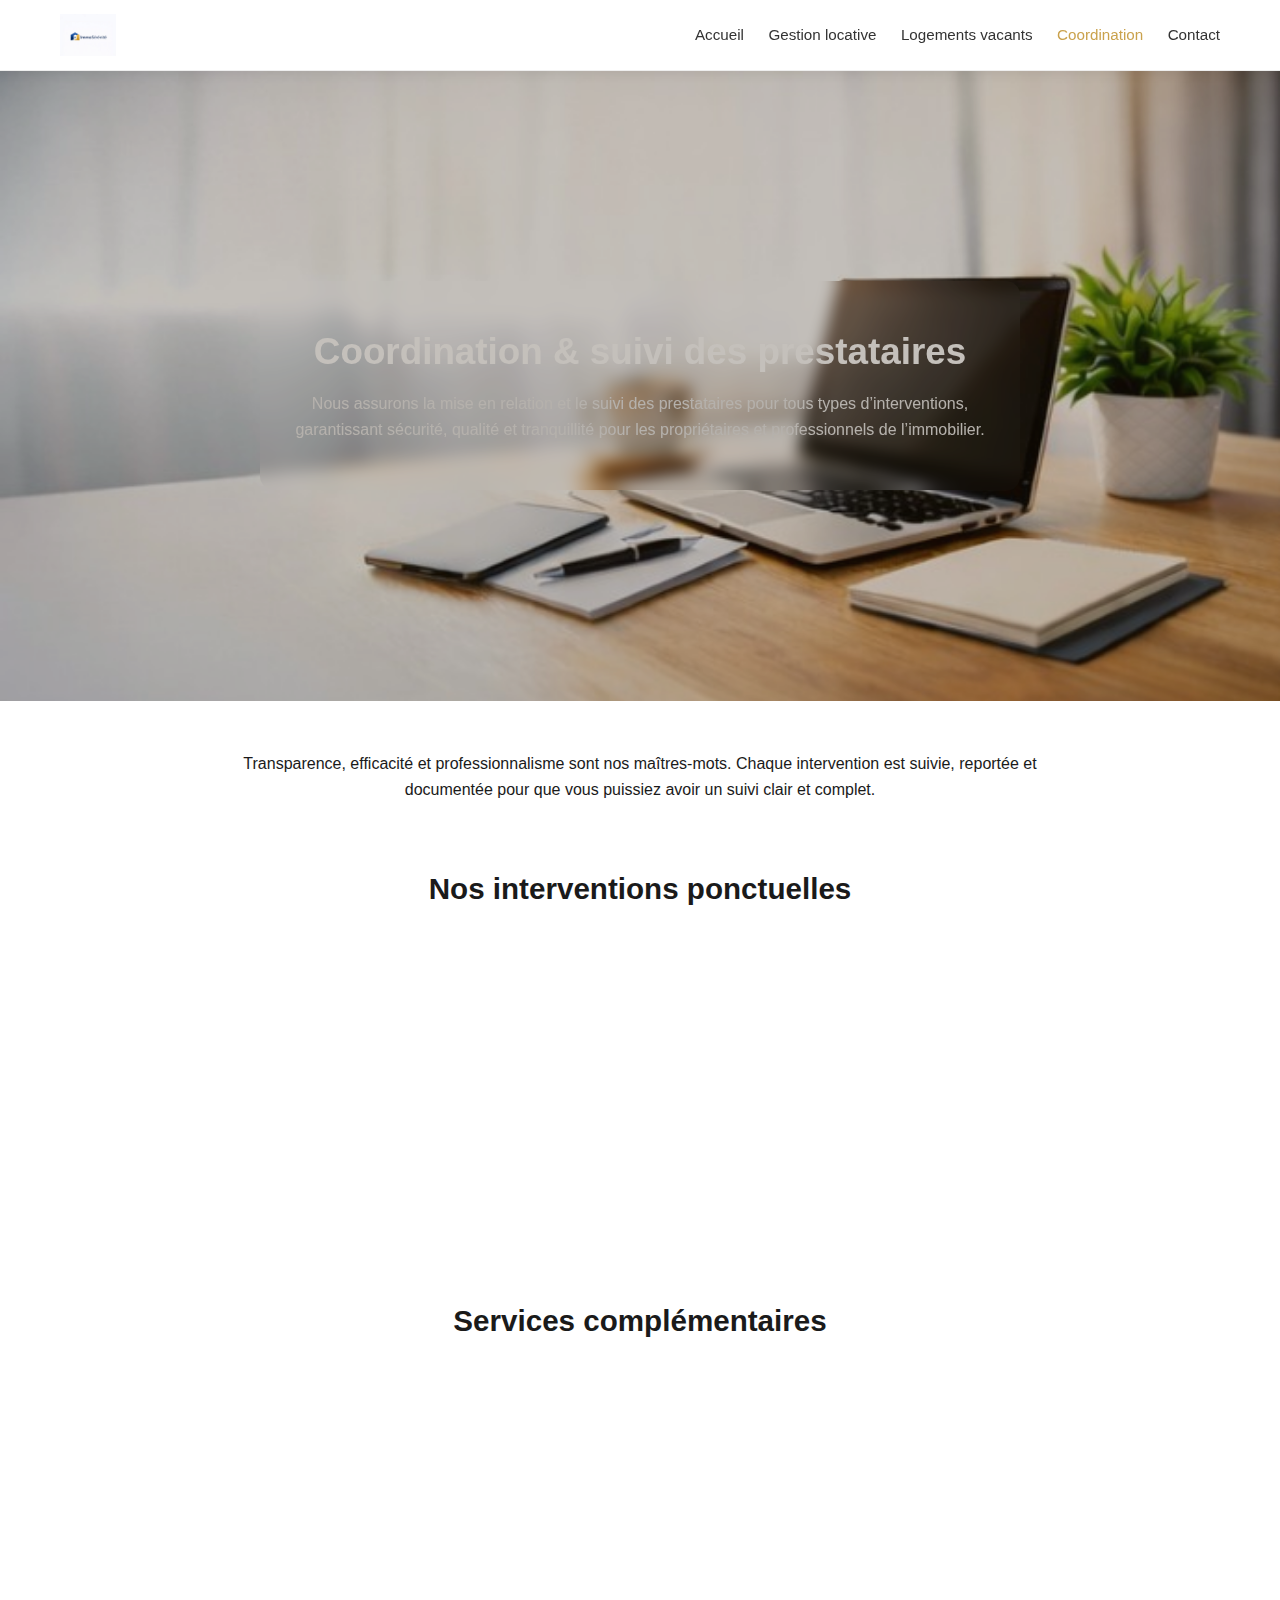
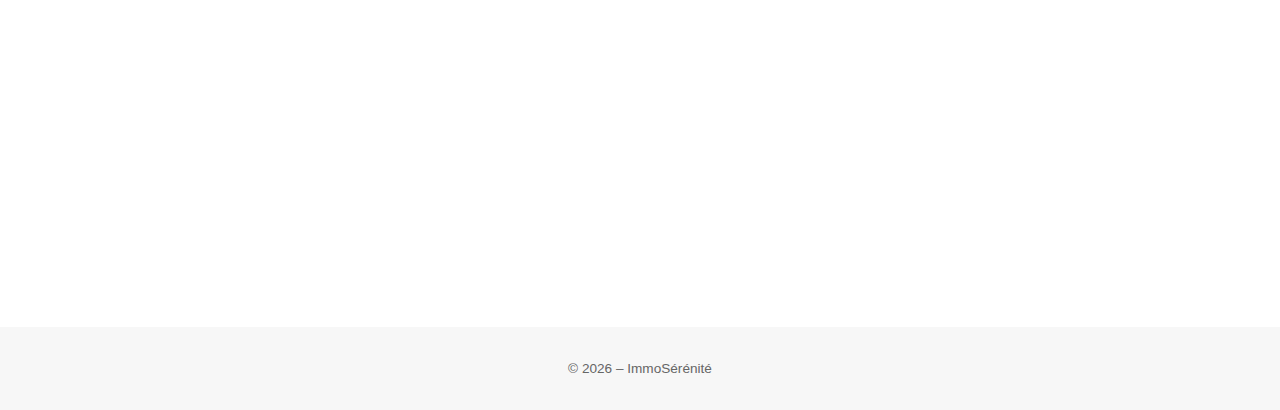
<file: coordination.html>
<!DOCTYPE html>
<html lang="fr">
<head>
    <meta charset="UTF-8">
    <meta name="viewport" content="width=device-width, initial-scale=1.0">
    <title>Coordination & Prestataires - ImmoSérénité</title>
    <link rel="stylesheet" href="coordination.css">
</head>
<body>
    <!-- HEADER -->
    <header class="header">
        <div class="nav-container">
            <img src="logo1.png" alt="ImmoSérénité" class="logo">
            <nav class="nav">
                <a href="index.html">Accueil</a>
                <a href="gestion-locative.html">Gestion locative</a>
                <a href="logements-vacants.html">Logements vacants</a>
                <a href="coordination.html" class="active">Coordination</a>
                <a href="contact.html">Contact</a>
            </nav>
            <div class="burger">
                <span></span><span></span><span></span>
            </div>
        </div>
    </header>

    <!-- HERO -->
    <section class="hero">
        <div class="hero-overlay">
            <h1>Coordination & suivi des prestataires</h1>
            <p>Nous assurons la mise en relation et le suivi des prestataires pour tous types d’interventions, garantissant sécurité, qualité et tranquillité pour les propriétaires et professionnels de l’immobilier.</p>
        </div>
    </section>

    <!-- DESCRIPTION -->
    <section class="description">
        <p>Transparence, efficacité et professionnalisme sont nos maîtres-mots. Chaque intervention est suivie, reportée et documentée pour que vous puissiez avoir un suivi clair et complet.</p>
    </section>

    <!-- PACKS / INTERVENTIONS -->
    <section class="services">
        <h2>Nos interventions ponctuelles</h2>
        <div class="services-grid">
            <div class="service-card pack">
                <div class="service-text">
                    <h3>Intervention ponctuelle</h3>
                    <span>30€/intervention</span>
                    <ul>
                        <li>Mise en relation avec le prestataire</li>
                        <li>Suivi complet de l’intervention</li>
                        <li>Rapport simple envoyé par email</li>
                    </ul>
                    <a href="contact.html" class="btn">Demander un devis</a>
                </div>
            </div>
            <div class="service-card pack">
                <div class="service-text">
                    <h3>Coordination multi-biens</h3>
                    <span>25–30€/logement/intervention</span>
                    <ul>
                        <li>Coordination pour 2 à 5 logements</li>
                        <li>Rapports centralisés et détaillés</li>
                        <li>Priorité sur interventions multiples</li>
                    </ul>
                    <a href="contact.html" class="btn">Demander un devis</a>
                </div>
            </div>
            <div class="service-card pack">
                <div class="service-text">
                    <h3>Pack Premium</h3>
                    <span>Sur devis</span>
                    <ul>
                        <li>Coordination complète pour plusieurs biens</li>
                        <li>Rapports détaillés et photos</li>
                        <li>Planification et suivi mensuel</li>
                        <li>Options sur demande (visites, contrôle qualité)</li>
                    </ul>
                    <a href="contact.html" class="btn">Demander un devis</a>
                </div>
            </div>
        </div>
    </section>

    <!-- SERVICES COMPLÉMENTAIRES -->
    <section class="complementary-services">
        <h2>Services complémentaires</h2>
        <div class="services-grid">
            <div class="service-card">
                <div class="service-text">
                    <h3>Suivi travaux / maintenance</h3>
                    <span>40€/intervention</span>
                    <p>Supervision complète des travaux ou maintenance avec rapport photo et recommandations.</p>
                    <a href="contact.html" class="btn">Demander un devis</a>
                </div>
            </div>
            <div class="service-card">
                <div class="service-text">
                    <h3>Reporting & photos</h3>
                    <span>30€/intervention</span>
                    <p>Rapports détaillés avec photos avant/après intervention pour documentation complète.</p>
                    <a href="contact.html" class="btn">Demander un devis</a>
                </div>
            </div>
            <div class="service-card">
                <div class="service-text">
                    <h3>Mise en relation prestataires</h3>
                    <span>25€/intervention</span>
                    <p>Nous trouvons le bon prestataire et assurons le suivi de l’intervention jusqu’à completion.</p>
                    <a href="contact.html" class="btn">Demander un devis</a>
                </div>
            </div>
            <div class="service-card">
                <div class="service-text">
                    <h3>Intervention urgente</h3>
                    <span>50€/intervention</span>
                    <p>Gestion prioritaire pour les urgences afin de garantir réactivité et sécurité maximale.</p>
                    <a href="contact.html" class="btn">Demander un devis</a>
                </div>
            </div>
        </div>
    </section>

    <!-- FOOTER -->
    <footer class="footer">
        © 2026 – ImmoSérénité
    </footer>

    <!-- JS -->
    <script src="gestion-locative.js"></script>
</body>
  </html>
</file>
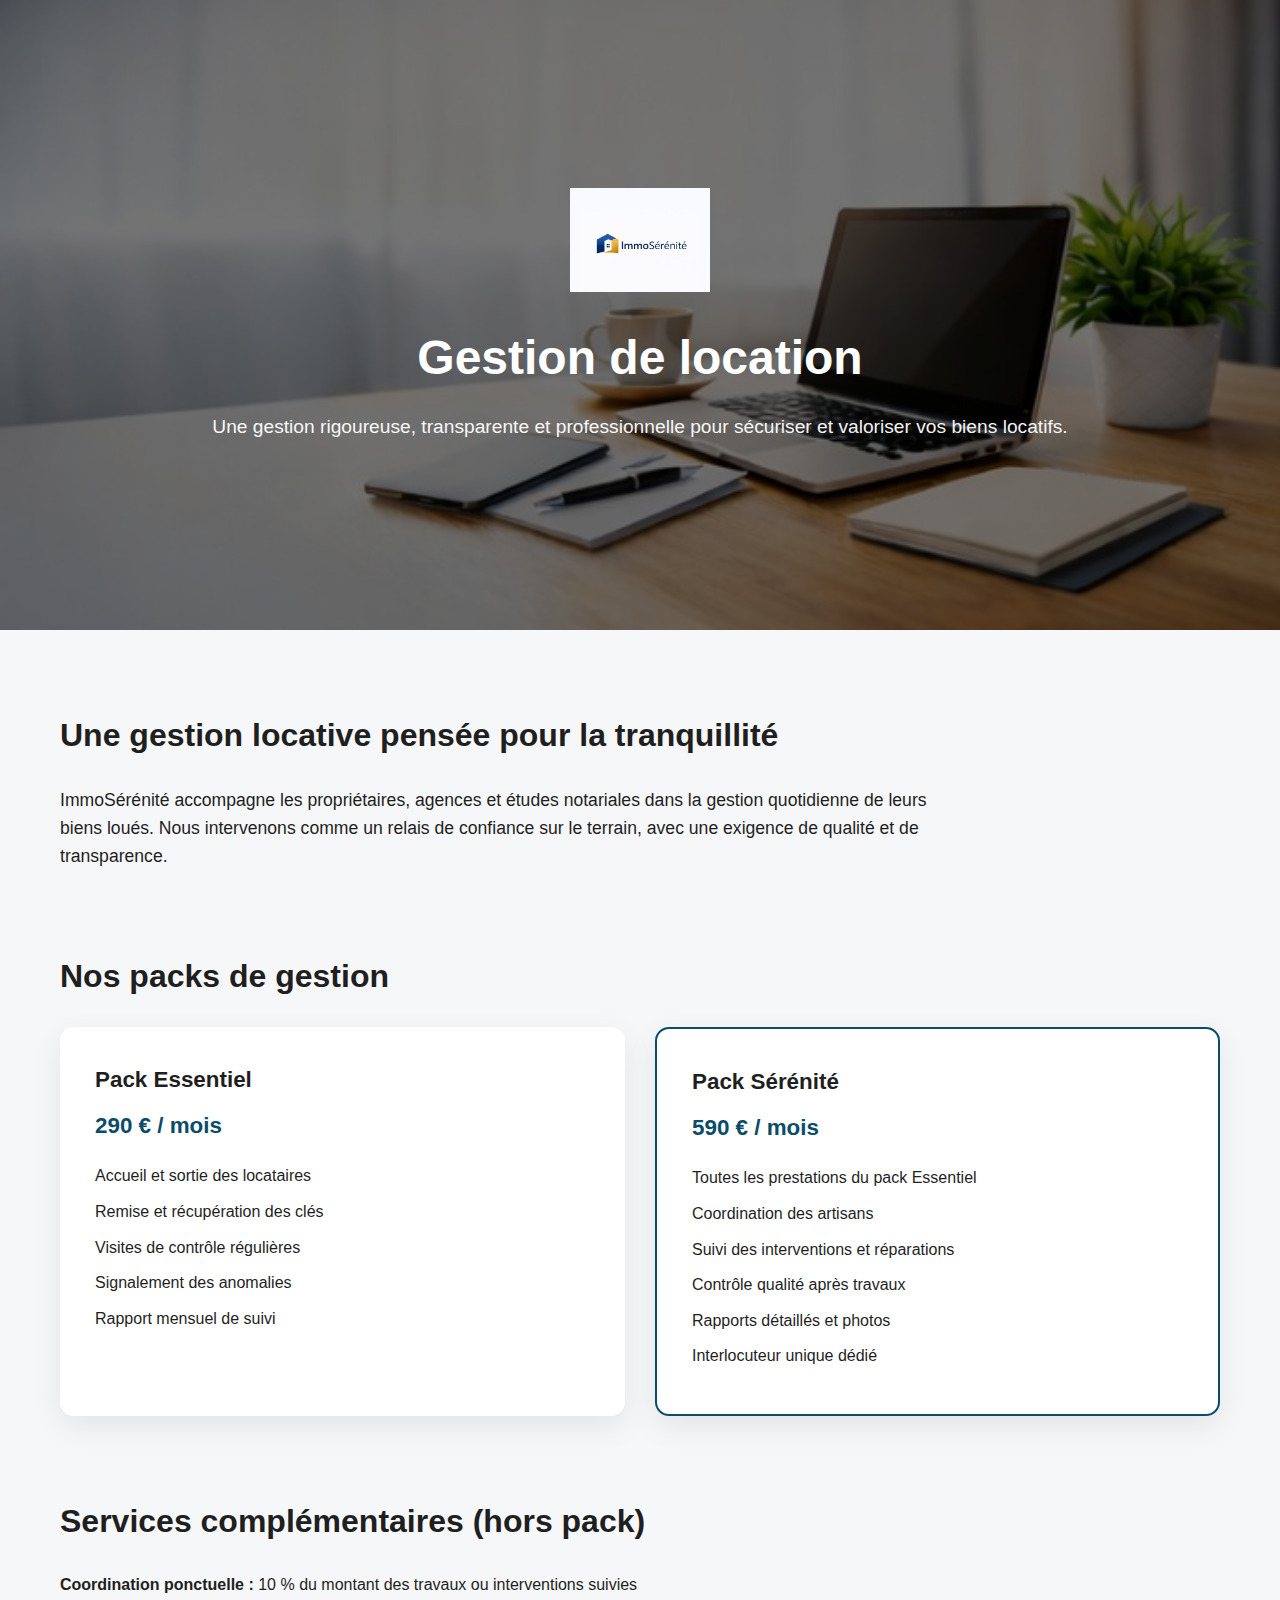
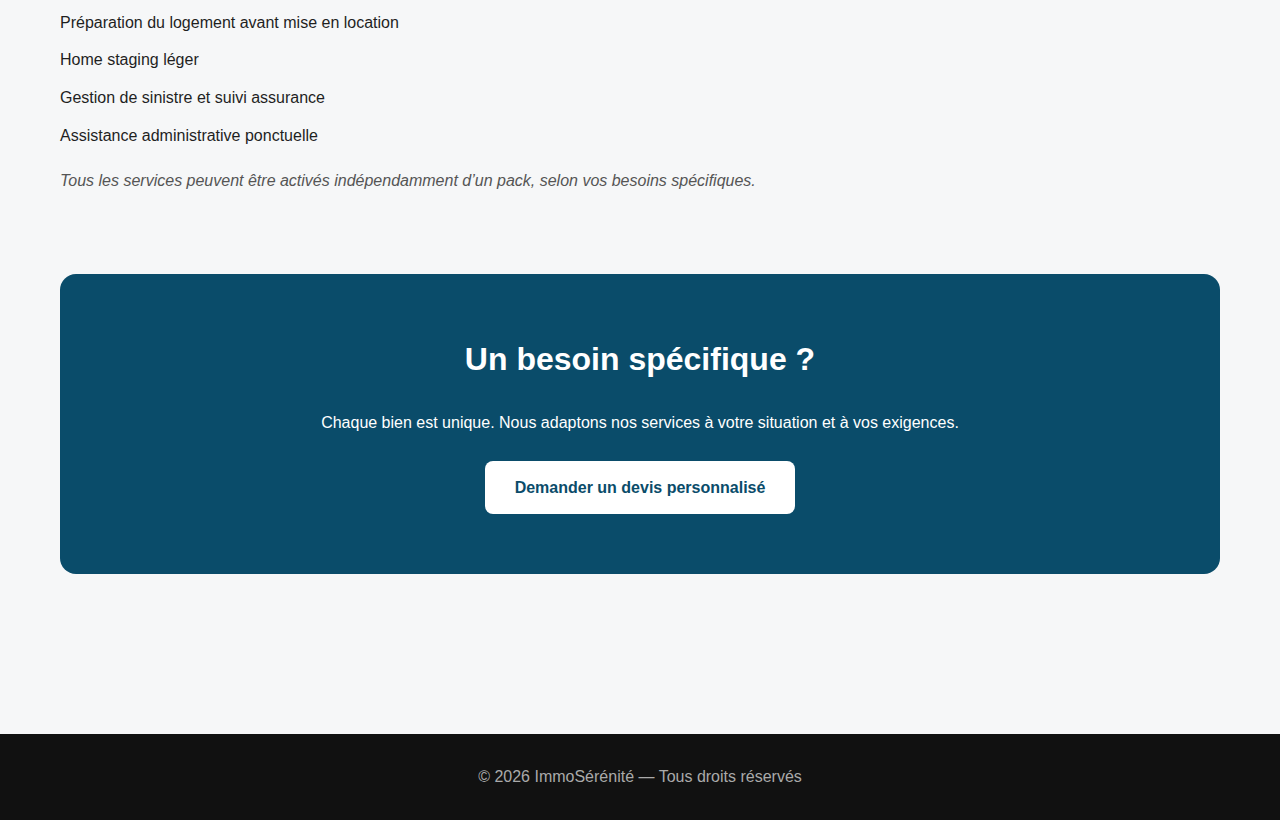
<file: gestion-location.html>
<!DOCTYPE html>
<html lang="fr">
<head>
    <meta charset="UTF-8">
    <title>Gestion de location | ImmoSérénité</title>
    <meta name="description" content="Gestion de location premium pour propriétaires, agences et notaires. Suivi, coordination, sérénité et valorisation de vos biens immobiliers.">
    <meta name="viewport" content="width=device-width, initial-scale=1.0">
    <link rel="stylesheet" href="gestion-location.css">
</head>
<body>

<header class="hero">
    <div class="overlay"></div>
    <div class="hero-content">
        <img src="logo1.png" alt="ImmoSérénité">
        <h1>Gestion de location</h1>
        <p>
            Une gestion rigoureuse, transparente et professionnelle  
            pour sécuriser et valoriser vos biens locatifs.
        </p>
    </div>
</header>

<main>

    <!-- INTRO -->
    <section class="intro">
        <h2>Une gestion locative pensée pour la tranquillité</h2>
        <p>
            ImmoSérénité accompagne les propriétaires, agences et études notariales
            dans la gestion quotidienne de leurs biens loués.
            Nous intervenons comme un relais de confiance sur le terrain,
            avec une exigence de qualité et de transparence.
        </p>
    </section>

    <!-- PACKS -->
    <section class="packs">
        <h2>Nos packs de gestion</h2>

        <div class="packs-grid">

            <div class="pack">
                <h3>Pack Essentiel</h3>
                <span class="price">290 € / mois</span>
                <ul>
                    <li>Accueil et sortie des locataires</li>
                    <li>Remise et récupération des clés</li>
                    <li>Visites de contrôle régulières</li>
                    <li>Signalement des anomalies</li>
                    <li>Rapport mensuel de suivi</li>
                </ul>
            </div>

            <div class="pack premium">
                <h3>Pack Sérénité</h3>
                <span class="price">590 € / mois</span>
                <ul>
                    <li>Toutes les prestations du pack Essentiel</li>
                    <li>Coordination des artisans</li>
                    <li>Suivi des interventions et réparations</li>
                    <li>Contrôle qualité après travaux</li>
                    <li>Rapports détaillés et photos</li>
                    <li>Interlocuteur unique dédié</li>
                </ul>
            </div>

        </div>
    </section>

    <!-- SERVICES HORS PACK -->
    <section class="extras">
        <h2>Services complémentaires (hors pack)</h2>

        <ul>
            <li>
                <strong>Coordination ponctuelle :</strong>
                10 % du montant des travaux ou interventions suivies
            </li>
            <li>Préparation du logement avant mise en location</li>
            <li>Home staging léger</li>
            <li>Gestion de sinistre et suivi assurance</li>
            <li>Assistance administrative ponctuelle</li>
        </ul>

        <p class="note">
            Tous les services peuvent être activés indépendamment d’un pack,
            selon vos besoins spécifiques.
        </p>
    </section>

    <!-- CTA -->
    <section class="cta">
        <h2>Un besoin spécifique ?</h2>
        <p>
            Chaque bien est unique. Nous adaptons nos services
            à votre situation et à vos exigences.
        </p>
        <a href="contact.html">Demander un devis personnalisé</a>
    </section>

</main>

<footer>
    <p>© 2026 ImmoSérénité — Tous droits réservés</p>
</footer>

</body>
</html>
</file>
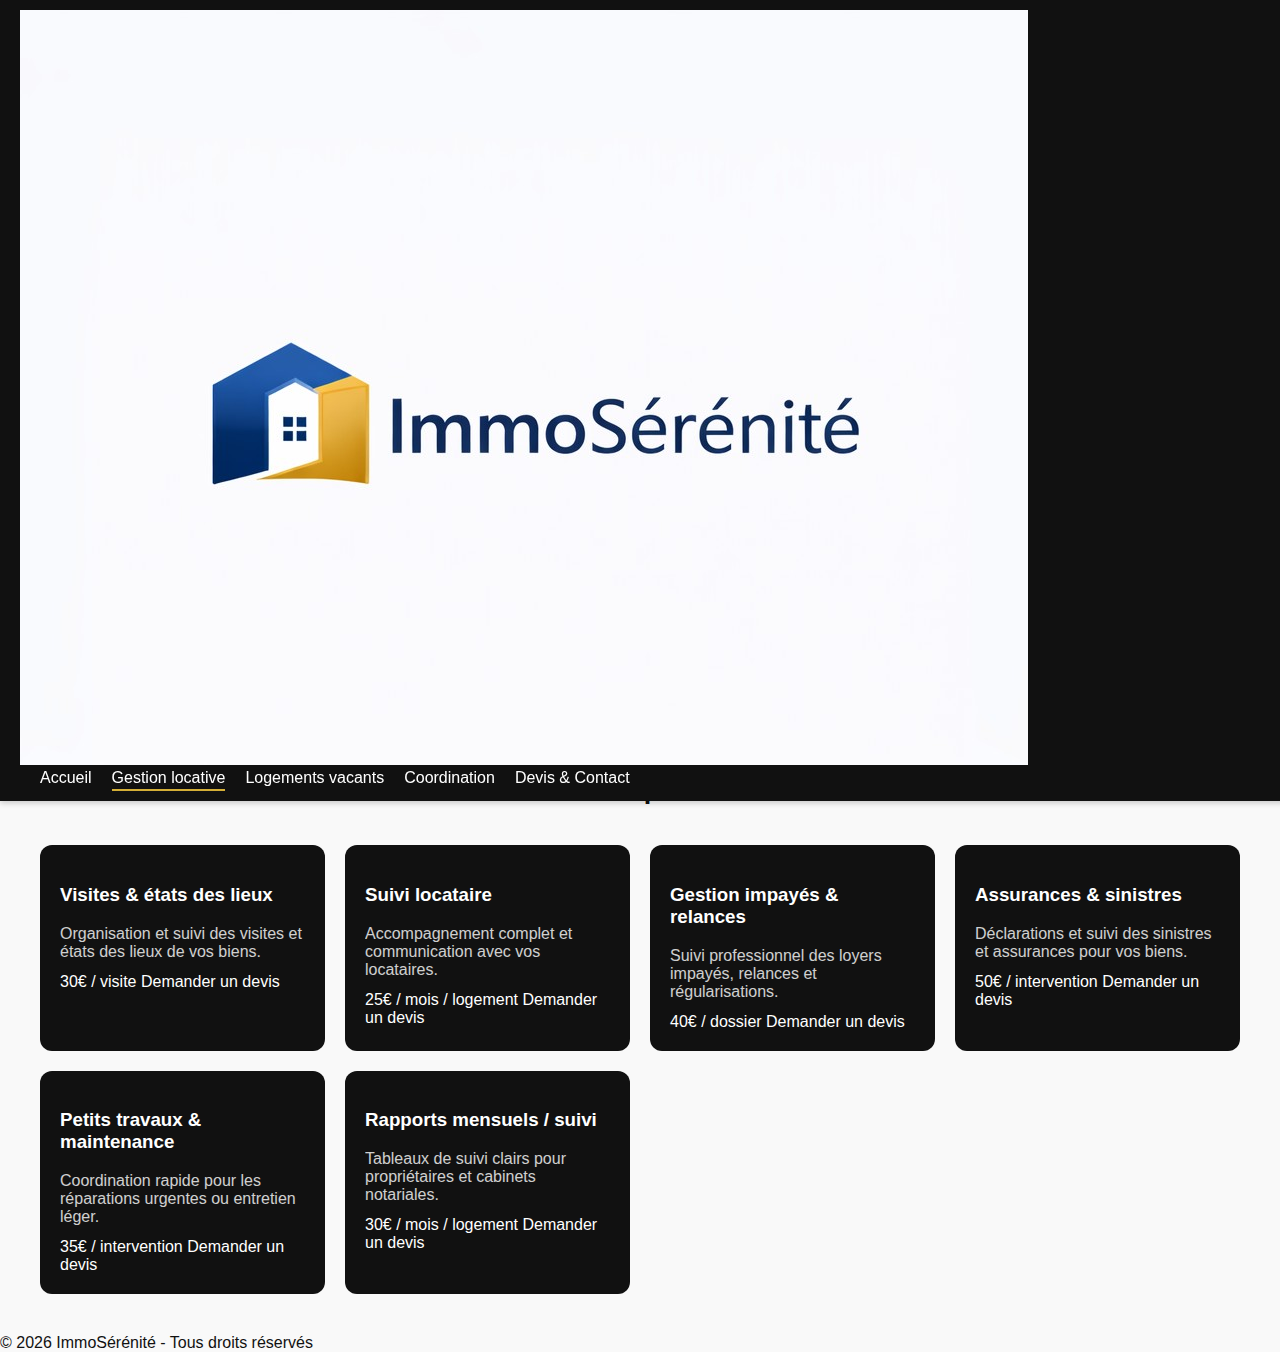
<file: gestion-locative.html>
<!DOCTYPE html>
<html lang="fr">
<head>
  <meta charset="UTF-8">
  <meta name="viewport" content="width=device-width, initial-scale=1.0">
  <title>ImmoSérénité - Gestion locative</title>
  <link rel="stylesheet" href="global.css">
  <link rel="stylesheet" href="gestion-locative.css">
  <script src="gestion-locative.js" defer></script>
</head>
<body>

  <!-- HEADER -->
  <header class="header">
    <div class="nav-container">
      <img src="logo1.png" alt="Logo ImmoSérénité" class="logo">
      <nav class="nav">
        <a href="index.html">Accueil</a>
        <a href="gestion-locative.html" class="active">Gestion locative</a>
        <a href="logements-vacants.html">Logements vacants</a>
        <a href="coordination.html">Coordination</a>
        <a href="devis-contact.html">Devis & Contact</a>
      </nav>
    </div>
  </header>

  <!-- HERO -->
  <section class="hero">
    <div class="hero-overlay">
      <h1>Gestion locative complète et professionnelle</h1>
      <p>Suivi de vos biens, tranquillité assurée et services adaptés aux agences, notaires et particuliers.</p>
    </div>
  </section>

  <!-- PACKS -->
  <section class="services">
    <h2>Nos packs</h2>
    <div class="services-grid">

      <!-- Pack Essentiel -->
      <div class="service-card pack-essentiel">
        <div class="service-text">
          <h3>Pack Essentiel</h3>
          <p>Gestion complète pour une maison individuelle : suivi locataire, encaissement des loyers, état des lieux, maintenance de base.</p>
          <span>80€ / mois</span>
          <a href="devis-contact.html" class="btn">Demander un devis</a>
        </div>
      </div>

      <!-- Pack Confort -->
      <div class="service-card pack-confort">
        <div class="service-text">
          <h3>Pack Confort</h3>
          <p>Gestion complète jusqu'à 5 maisons avec tarif avantageux : suivi locataire, loyers, états des lieux, maintenance et rapports mensuels.</p>
          <span>350€ / mois</span>
          <a href="devis-contact.html" class="btn">Demander un devis</a>
        </div>
      </div>

      <!-- Pack Prestige / Cabinet -->
      <div class="service-card pack-prestige">
        <div class="service-text">
          <h3>Pack Prestige</h3>
          <p>Solution complète pour cabinets et notaires : suivi de plusieurs biens, rapports détaillés, coordination avec prestataires et services complémentaires inclus.</p>
          <span>Tarifs sur demande</span>
          <a href="devis-contact.html" class="btn">Demander un devis</a>
        </div>
      </div>

    </div>
  </section>

  <!-- SERVICES COMPLÉMENTAIRES -->
  <section class="services">
    <h2>Services complémentaires</h2>
    <div class="services-grid">

      <div class="service-card complementary service-visite">
        <div class="service-text">
          <h3>Visites & états des lieux</h3>
          <p>Organisation et suivi des visites et états des lieux de vos biens.</p>
          <span>30€ / visite</span>
          <a href="devis-contact.html" class="btn">Demander un devis</a>
        </div>
      </div>

      <div class="service-card complementary service-suivi">
        <div class="service-text">
          <h3>Suivi locataire</h3>
          <p>Accompagnement complet et communication avec vos locataires.</p>
          <span>25€ / mois / logement</span>
          <a href="devis-contact.html" class="btn">Demander un devis</a>
        </div>
      </div>

      <div class="service-card complementary service-impayes">
        <div class="service-text">
          <h3>Gestion impayés & relances</h3>
          <p>Suivi professionnel des loyers impayés, relances et régularisations.</p>
          <span>40€ / dossier</span>
          <a href="devis-contact.html" class="btn">Demander un devis</a>
        </div>
      </div>

      <div class="service-card complementary service-assurance">
        <div class="service-text">
          <h3>Assurances & sinistres</h3>
          <p>Déclarations et suivi des sinistres et assurances pour vos biens.</p>
          <span>50€ / intervention</span>
          <a href="devis-contact.html" class="btn">Demander un devis</a>
        </div>
      </div>

      <div class="service-card complementary service-travaux">
        <div class="service-text">
          <h3>Petits travaux & maintenance</h3>
          <p>Coordination rapide pour les réparations urgentes ou entretien léger.</p>
          <span>35€ / intervention</span>
          <a href="devis-contact.html" class="btn">Demander un devis</a>
        </div>
      </div>

      <div class="service-card complementary service-rapports">
        <div class="service-text">
          <h3>Rapports mensuels / suivi</h3>
          <p>Tableaux de suivi clairs pour propriétaires et cabinets notariales.</p>
          <span>30€ / mois / logement</span>
          <a href="devis-contact.html" class="btn">Demander un devis</a>
        </div>
      </div>

    </div>
  </section>

  <footer class="footer">
    &copy; 2026 ImmoSérénité - Tous droits réservés
  </footer>

</body>
</html>
</file>
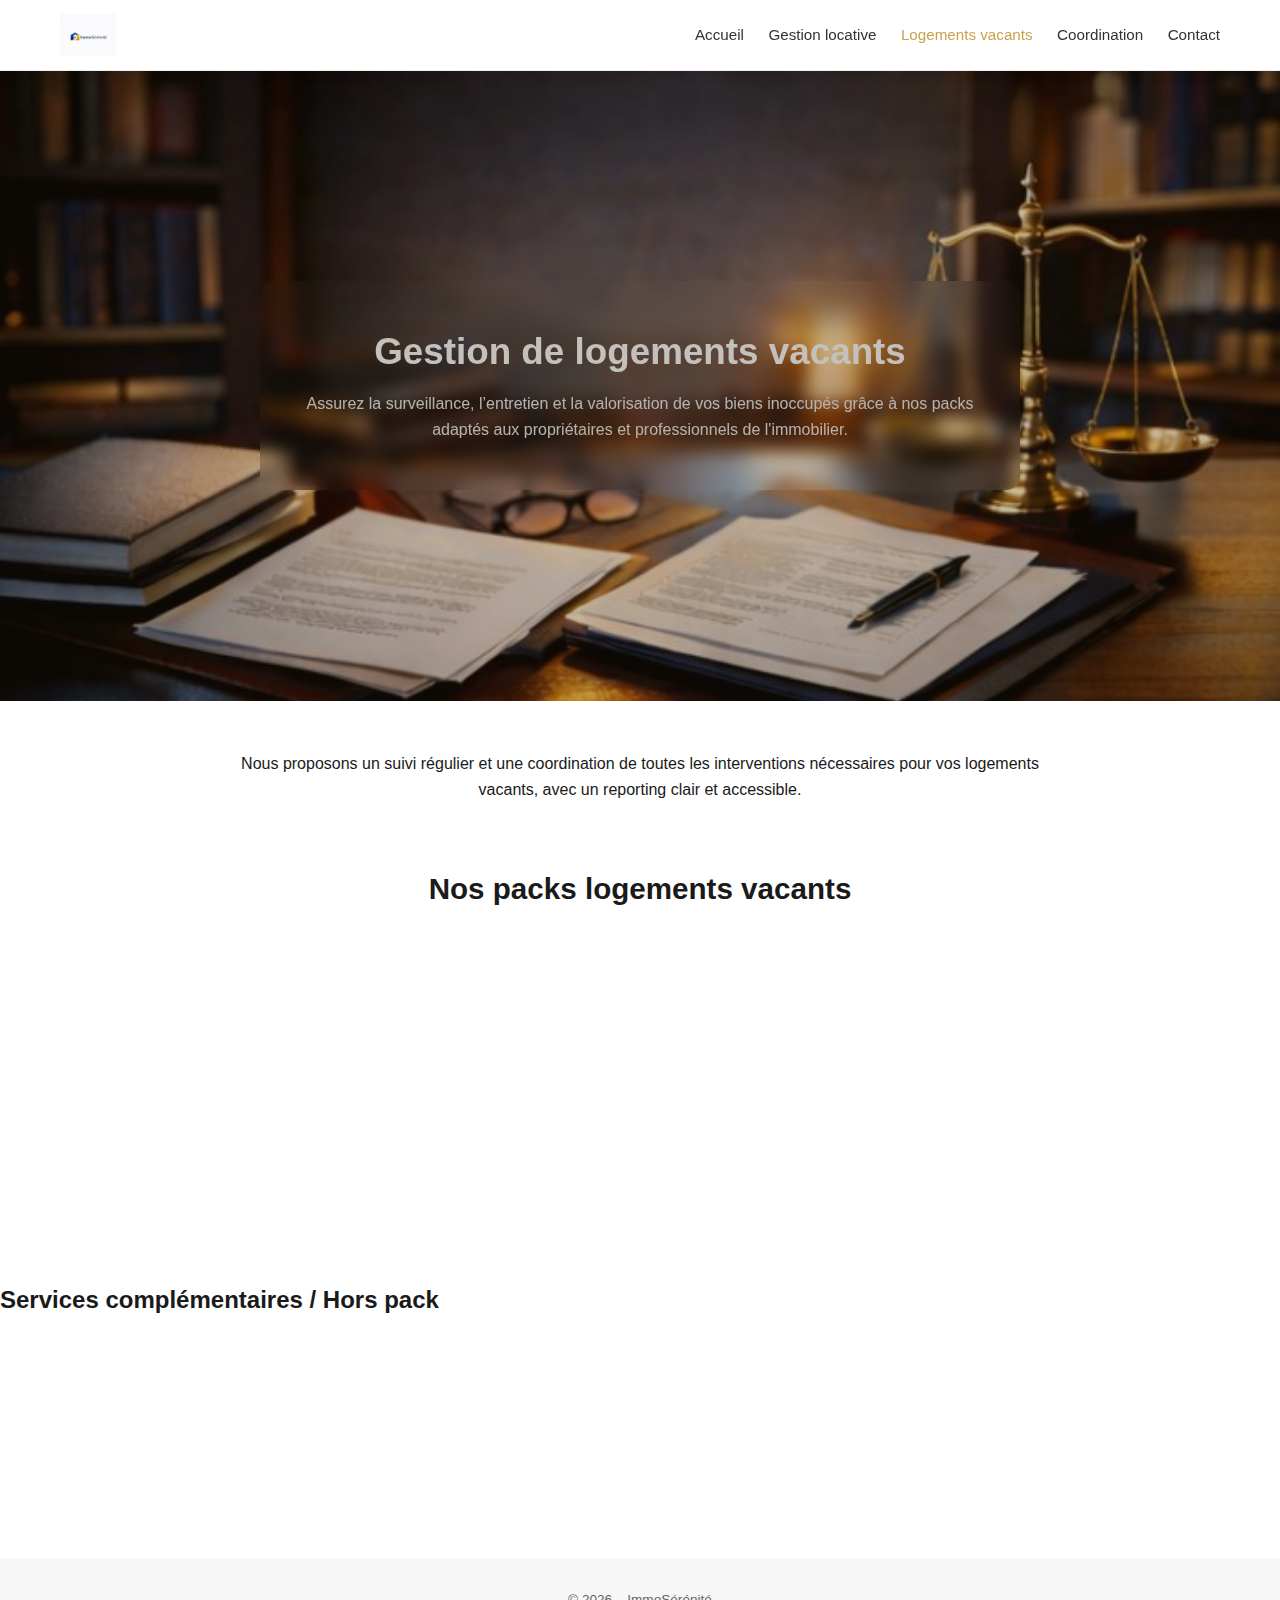
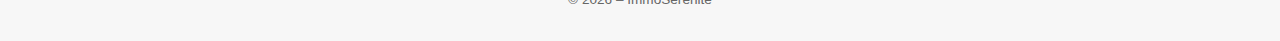
<file: logements-vacants.html>
<!DOCTYPE html>
<html lang="fr">
<head>
  <meta charset="UTF-8">
  <meta name="viewport" content="width=device-width, initial-scale=1.0">
  <title>Logements Vacants - ImmoSérénité</title>
  <link rel="stylesheet" href="logements-vacants.css">
</head>
<body>
  <!-- HEADER -->
  <header class="header">
    <div class="nav-container">
      <img src="logo1.png" alt="ImmoSérénité" class="logo">
      <nav class="nav">
        <a href="index.html">Accueil</a>
        <a href="gestion-locative.html">Gestion locative</a>
        <a href="logements-vacants.html" class="active">Logements vacants</a>
        <a href="coordination.html">Coordination</a>
        <a href="devis-contact.html">Contact</a>
      </nav>
      <div class="burger">
        <span></span><span></span><span></span>
      </div>
    </div>
  </header>

  <!-- HERO -->
  <section class="hero">
    <div class="hero-overlay">
      <h1>Gestion de logements vacants</h1>
      <p>Assurez la surveillance, l’entretien et la valorisation de vos biens inoccupés grâce à nos packs adaptés aux propriétaires et professionnels de l'immobilier.</p>
    </div>
  </section>

  <!-- DESCRIPTION -->
  <section class="description">
    <p>Nous proposons un suivi régulier et une coordination de toutes les interventions nécessaires pour vos logements vacants, avec un reporting clair et accessible.</p>
  </section>

  <!-- PACKS -->
  <section class="services">
    <h2>Nos packs logements vacants</h2>
    <div class="services-grid">
      <div class="service-card pack">
        <div class="service-text">
          <h3>1 Maison</h3>
          <span>50€/mois</span>
          <ul>
            <li>Visites régulières du logement</li>
            <li>Rapport mensuel avec photos</li>
            <li>Coordination ponctuelle des prestataires</li>
          </ul>
          <a href="devis-contact.html" class="btn">Découvrir</a>
        </div>
      </div>

      <div class="service-card pack">
        <div class="service-text">
          <h3>Lot 5 Maisons</h3>
          <span>200€/mois</span>
          <ul>
            <li>Services du pack 1 maison pour 5 logements</li>
            <li>Rapports centralisés détaillés</li>
            <li>Assistance prioritaire</li>
          </ul>
          <a href="devis-contact.html" class="btn">Découvrir</a>
        </div>
      </div>

      <div class="service-card pack">
        <div class="service-text">
          <h3>Cabinet / Notaire</h3>
          <span>Sur devis</span>
          <ul>
            <li>Gestion multi-biens pour professionnels</li>
            <li>Rapports détaillés et sécurisés</li>
            <li>Coordination prestataires haut de gamme</li>
            <li>Assistance juridique et administrative</li>
          </ul>
          <a href="devis-contact.html" class="btn">Découvrir</a>
        </div>
      </div>
    </div>
  </section>

  <!-- SERVICES COMPLÉMENTAIRES -->
  <section class="complementary-services">
    <h2>Services complémentaires / Hors pack</h2>
    <div class="services-grid">
      <div class="service-card">
        <div class="service-text">
          <h3>Inspection régulière</h3>
          <span>30€/logement</span>
          <p>Visites intermédiaires pour vérifier l’état général du logement et prévenir tout dégât ou intrusion.</p>
          <a href="devis-contact.html" class="btn">Demander un devis</a>
        </div>
      </div>

      <div class="service-card">
        <div class="service-text">
          <h3>Rapports détaillés</h3>
          <span>20€/rapport</span>
          <p>Photographies et compte-rendu complet pour un suivi précis à distance.</p>
          <a href="devis-contact.html" class="btn">Demander un devis</a>
        </div>
      </div>

      <div class="service-card">
        <div class="service-text">
          <h3>Coordination prestataires ponctuelle</h3>
          <span>30€/intervention</span>
          <p>Organisation et supervision des interventions techniques ou de nettoyage selon les besoins du logement.</p>
          <a href="devis-contact.html" class="btn">Demander un devis</a>
        </div>
      </div>

      <div class="service-card">
        <div class="service-text">
          <h3>Assistance administrative</h3>
          <span>Sur devis</span>
          <p>Gestion des notifications, relances et communications avec les organismes liés au logement vacant.</p>
          <a href="devis-contact.html" class="btn">Demander un devis</a>
        </div>
      </div>
    </div>
  </section>

  <!-- FOOTER -->
  <footer class="footer">
    © 2026 – ImmoSérénité
  </footer>

  <!-- JS -->
  <script src="gestion-locative.js"></script>
</body>
</html>
</file>
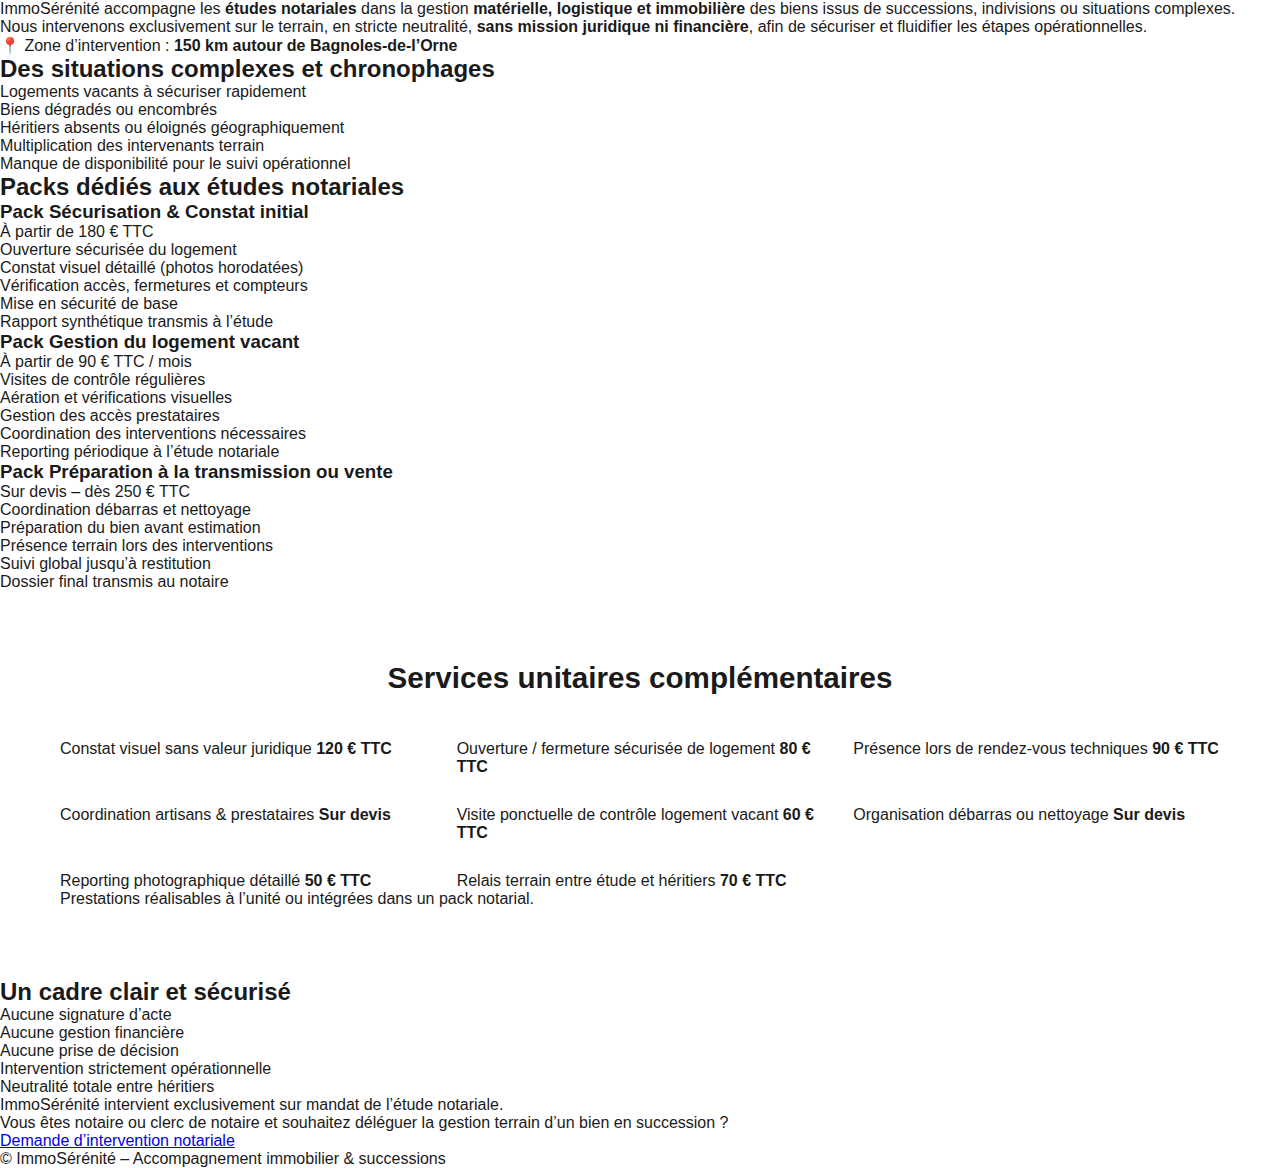
<file: notaire.html>
<!DOCTYPE html>
<html lang="fr">
<head>
  <meta charset="UTF-8">
  <title>Notaires & Successions – ImmoSérénité</title>
  <meta name="description" content="ImmoSérénité accompagne les études notariales dans la gestion opérationnelle des biens en succession : sécurisation, logements vacants, coordination terrain.">
  <meta name="viewport" content="width=device-width, initial-scale=1.0">

  <link rel="stylesheet" href="notaire.css">
</head>

<body>

<!-- HEADER -->
<header class="hero-notaire">
  <div class="hero-overlay">
  </div>
</header>

<!-- INTRO -->
<section class="intro">
  <p>
    ImmoSérénité accompagne les <strong>études notariales</strong> dans la gestion
    <strong>matérielle, logistique et immobilière</strong> des biens issus de successions,
    indivisions ou situations complexes.
  </p>
  <p>
    Nous intervenons exclusivement sur le terrain, en stricte neutralité,
    <strong>sans mission juridique ni financière</strong>, afin de sécuriser et fluidifier
    les étapes opérationnelles.
  </p>
  <p class="zone">
    📍 Zone d’intervention : <strong>150 km autour de Bagnoles-de-l’Orne</strong>
  </p>
</section>

<!-- PROBLEMATIQUES -->
<section class="problems">
  <h2>Des situations complexes et chronophages</h2>
  <ul>
    <li>Logements vacants à sécuriser rapidement</li>
    <li>Biens dégradés ou encombrés</li>
    <li>Héritiers absents ou éloignés géographiquement</li>
    <li>Multiplication des intervenants terrain</li>
    <li>Manque de disponibilité pour le suivi opérationnel</li>
  </ul>
</section>

<!-- PACKS -->
<section class="packs">
  <h2>Packs dédiés aux études notariales</h2>

  <div class="pack-grid">

    <div class="pack">
      <h3>Pack Sécurisation & Constat initial</h3>
      <p class="price">À partir de 180 € TTC</p>
      <ul>
        <li>Ouverture sécurisée du logement</li>
        <li>Constat visuel détaillé (photos horodatées)</li>
        <li>Vérification accès, fermetures et compteurs</li>
        <li>Mise en sécurité de base</li>
        <li>Rapport synthétique transmis à l’étude</li>
      </ul>
    </div>

    <div class="pack premium">
      <h3>Pack Gestion du logement vacant</h3>
      <p class="price">À partir de 90 € TTC / mois</p>
      <ul>
        <li>Visites de contrôle régulières</li>
        <li>Aération et vérifications visuelles</li>
        <li>Gestion des accès prestataires</li>
        <li>Coordination des interventions nécessaires</li>
        <li>Reporting périodique à l’étude notariale</li>
      </ul>
    </div>

    <div class="pack">
      <h3>Pack Préparation à la transmission ou vente</h3>
      <p class="price">Sur devis – dès 250 € TTC</p>
      <ul>
        <li>Coordination débarras et nettoyage</li>
        <li>Préparation du bien avant estimation</li>
        <li>Présence terrain lors des interventions</li>
        <li>Suivi global jusqu’à restitution</li>
        <li>Dossier final transmis au notaire</li>
      </ul>
    </div>

  </div>
</section>

<!-- SERVICES UNITAIRES -->
<section class="services">
  <h2>Services unitaires complémentaires</h2>

  <div class="services-grid">

    <div class="service-item">
      <span>Constat visuel sans valeur juridique</span>
      <strong>120 € TTC</strong>
    </div>

    <div class="service-item">
      <span>Ouverture / fermeture sécurisée de logement</span>
      <strong>80 € TTC</strong>
    </div>

    <div class="service-item">
      <span>Présence lors de rendez-vous techniques</span>
      <strong>90 € TTC</strong>
    </div>

    <div class="service-item">
      <span>Coordination artisans & prestataires</span>
      <strong>Sur devis</strong>
    </div>

    <div class="service-item">
      <span>Visite ponctuelle de contrôle logement vacant</span>
      <strong>60 € TTC</strong>
    </div>

    <div class="service-item">
      <span>Organisation débarras ou nettoyage</span>
      <strong>Sur devis</strong>
    </div>

    <div class="service-item">
      <span>Reporting photographique détaillé</span>
      <strong>50 € TTC</strong>
    </div>

    <div class="service-item">
      <span>Relais terrain entre étude et héritiers</span>
      <strong>70 € TTC</strong>
    </div>

  </div>

  <p class="services-note">
    Prestations réalisables à l’unité ou intégrées dans un pack notarial.
  </p>
</section>

<!-- CADRE LEGAL -->
<section class="legal">
  <h2>Un cadre clair et sécurisé</h2>
  <ul>
    <li>Aucune signature d’acte</li>
    <li>Aucune gestion financière</li>
    <li>Aucune prise de décision</li>
    <li>Intervention strictement opérationnelle</li>
    <li>Neutralité totale entre héritiers</li>
  </ul>
  <p class="mandate">
    ImmoSérénité intervient exclusivement sur mandat de l’étude notariale.
  </p>
</section>

<!-- CTA -->
<section class="cta">
  <p>
    Vous êtes notaire ou clerc de notaire et souhaitez déléguer la gestion terrain
    d’un bien en succession ?
  </p>
  <a href="devis.html" class="cta-button">Demande d’intervention notariale</a>
</section>

<footer>
  <p>© ImmoSérénité – Accompagnement immobilier & successions</p>
</footer>

</body>
    </html>
</file>
<file: gestion-location.css>
/* BASE */
* {
    box-sizing: border-box;
    margin: 0;
    padding: 0;
    font-family: "Segoe UI", Arial, sans-serif;
}

body {
    background: #f6f7f8;
    color: #1f1f1f;
    line-height: 1.6;
}

/* HERO */
.hero {
    position: relative;
    height: 70vh;
    background: url("location.png") center/cover no-repeat;
    display: flex;
    align-items: center;
    justify-content: center;
}

.hero .overlay {
    position: absolute;
    inset: 0;
    background: rgba(0, 0, 0, 0.55);
}

.hero-content {
    position: relative;
    text-align: center;
    color: #fff;
    max-width: 900px;
    padding: 20px;
}

.hero-content img {
    width: 140px;
    margin-bottom: 20px;
}

.hero-content h1 {
    font-size: 3rem;
    margin-bottom: 15px;
}

.hero-content p {
    font-size: 1.2rem;
    opacity: 0.95;
}

/* SECTIONS */
main {
    max-width: 1200px;
    margin: auto;
    padding: 80px 20px;
}

section {
    margin-bottom: 80px;
}

h2 {
    font-size: 2rem;
    margin-bottom: 25px;
}

.intro p {
    font-size: 1.1rem;
    max-width: 900px;
}

/* PACKS */
.packs-grid {
    display: grid;
    grid-template-columns: repeat(auto-fit, minmax(280px, 1fr));
    gap: 30px;
}

.pack {
    background: #fff;
    padding: 35px;
    border-radius: 14px;
    box-shadow: 0 10px 30px rgba(0,0,0,0.08);
}

.pack.premium {
    border: 2px solid #0a4c6a;
}

.pack h3 {
    font-size: 1.4rem;
    margin-bottom: 10px;
}

.pack .price {
    display: block;
    font-size: 1.4rem;
    font-weight: 700;
    color: #0a4c6a;
    margin-bottom: 20px;
}

.pack ul {
    list-style: none;
}

.pack li {
    margin-bottom: 10px;
}

/* EXTRAS */
.extras ul {
    list-style: none;
}

.extras li {
    margin-bottom: 12px;
}

.note {
    margin-top: 20px;
    font-style: italic;
    color: #555;
}

/* CTA */
.cta {
    background: #0a4c6a;
    color: #fff;
    padding: 60px;
    border-radius: 16px;
    text-align: center;
}

.cta a {
    display: inline-block;
    margin-top: 25px;
    padding: 14px 30px;
    background: #fff;
    color: #0a4c6a;
    font-weight: 600;
    border-radius: 8px;
    text-decoration: none;
}

/* FOOTER */
footer {
    text-align: center;
    padding: 30px;
    background: #111;
    color: #aaa;
}

/* RESPONSIVE */
@media (max-width: 768px) {
    .hero-content h1 {
        font-size: 2.2rem;
    }

    main {
        padding: 50px 15px;
    }
  }
</file>
<file: global.css>

</file>
<file: gestion-locative.css>
/* FONTS & BASE */
body {
  margin: 0;
  font-family: 'Roboto', sans-serif;
  background-color: #f9f9f9;
  color: #111;
}

a {
  text-decoration: none;
  color: inherit;
}

/* HEADER */
.header {
  position: fixed;
  top: 0;
  width: 100%;
  background-color: #111;
  display: flex;
  align-items: center;
  justify-content: space-between;
  padding: 10px 20px;
  z-index: 1000;
  box-shadow: 0 2px 6px rgba(0,0,0,0.2);
}

.header .logo img {
  height: 50px;
}

.nav a {
  color: #fff;
  margin-left: 20px;
  font-weight: 500;
  transition: color 0.3s;
}

.nav a.active {
  border-bottom: 2px solid #d4af37;
  padding-bottom: 2px;
}

.nav a:hover {
  color: #d4af37;
}

.nav {
  display: flex;
  flex-wrap: wrap;
}

/* HERO */
.hero {
  position: relative;
  background: url('index.png') center/cover no-repeat;
  padding: 120px 20px 60px;
  text-align: center;
  color: #fff; /* texte blanc */
  z-index: 1;
}

.hero::before {
  content: "";
  position: absolute;
  top: 0;
  left: 0;
  width: 100%;
  height: 100%;
  background-color: rgba(0, 0, 0, 0.5); /* overlay sombre */
  z-index: -1;
}

.hero h1 {
  font-size: 2rem;
  margin-bottom: 10px;
  text-shadow: 2px 2px 6px rgba(0,0,0,0.7); /* ombre texte pour lisibilité */
}

.hero p {
  font-size: 1.1rem;
  text-shadow: 1px 1px 4px rgba(0,0,0,0.6); /* ombre texte */
}

/* PACKS */
.packs {
  padding: 60px 20px 40px;
  text-align: center;
}

.packs h2 {
  font-size: 1.8rem;
  margin-bottom: 40px;
  color: #111;
}

.packs-grid {
  display: grid;
  grid-template-columns: repeat(auto-fit, minmax(250px, 1fr));
  gap: 30px;
  max-width: 1200px;
  margin: auto;
}

.pack-card {
  background-color: #111;
  color: #fff;
  border-radius: 12px;
  padding: 25px;
  text-align: left;
  transition: transform 0.3s, box-shadow 0.3s;
}

.pack-card:hover {
  transform: translateY(-5px);
  box-shadow: 0 12px 25px rgba(0,0,0,0.4);
}

.pack-card h3 {
  font-size: 1.3rem;
  margin-bottom: 10px;
  color: #d4af37;
}

.pack-card .price {
  font-size: 1.1rem;
  margin-bottom: 15px;
  color: #fff;
}

.pack-card ul {
  padding-left: 20px;
  margin-bottom: 15px;
}

.pack-card li {
  margin-bottom: 8px;
}

.pack-card .btn {
  display: inline-block;
  padding: 8px 18px;
  background-color: #d4af37;
  color: #111;
  border-radius: 6px;
  font-weight: 500;
  transition: background 0.3s;
}

.pack-card .btn:hover {
  background-color: #b38f2f;
}

/* SERVICES */
.services {
  padding: 60px 20px 40px;
  text-align: center;
}

.services h2 {
  font-size: 1.7rem;
  margin-bottom: 40px;
  color: #111;
}

.services-grid {
  display: grid;
  grid-template-columns: repeat(auto-fit, minmax(250px, 1fr));
  gap: 20px;
  max-width: 1200px;
  margin: auto;
}

.service-card {
  background-color: #111;
  color: #fff;
  border-radius: 12px;
  padding: 20px;
  text-align: left;
  transition: transform 0.3s, box-shadow 0.3s;
}

.service-card:hover {
  transform: translateY(-5px);
  box-shadow: 0 12px 25px rgba(0,0,0,0.3);
}

.service-card h4 {
  color: #d4af37;
  margin-bottom: 10px;
}

.service-card p {
  opacity: 0.8;
  margin-bottom: 12px;
}

.btn-small {
  display: inline-block;
  padding: 6px 14px;
  background-color: #d4af37;
  color: #111;
  border-radius: 5px;
  font-weight: 500;
  font-size: 0.9rem;
}

.btn-small:hover {
  background-color: #b38f2f;
}

/* RESPONSIVE MOBILE */
@media (max-width: 768px) {
  .header {
    flex-direction: column;
    align-items: flex-start;
  }

  .nav {
    margin-top: 10px;
    flex-direction: column;
    width: 100%;
  }

  .nav a {
    margin-left: 0;
    margin-bottom: 8px;
  }

  .packs-grid, .services-grid {
    grid-template-columns: 1fr;
  }

  .hero {
    padding: 100px 15px 50px;
  }

  .pack-card, .service-card {
    padding: 20px;
  }
}
</file>
<file: coordination.css>
/* RESET PROPRE */
* { margin:0; padding:0; box-sizing:border-box; }
html,body { width:100%; overflow-x:hidden; font-family:-apple-system,BlinkMacSystemFont,"Segoe UI",Roboto,sans-serif; background:#fff; color:#1a1a1a; }

/* HEADER + MENU */
.header { background: rgba(255,255,255,0.95); border-bottom:1px solid #eee; position:sticky; top:0; z-index:1000; box-shadow:0 4px 10px rgba(0,0,0,0.06);}
.nav-container { max-width:1200px; margin:auto; padding:14px 20px; display:flex; align-items:center; justify-content:space-between;}
.logo { height:42px;}
.nav a { margin-left:20px; text-decoration:none; color:#333; font-size:0.95rem; transition: color 0.3s ease;}
.nav a:hover,.nav a.active { color:#caa24d; }

/* BURGER MOBILE */
.burger { display:none; flex-direction:column; cursor:pointer; gap:4px; }
.burger span { width:28px; height:3px; background:#333; border-radius:2px; transition: all 0.3s ease; }
.burger.open span:nth-child(1){ transform:rotate(45deg) translate(5px,5px);}
.burger.open span:nth-child(2){ opacity:0;}
.burger.open span:nth-child(3){ transform:rotate(-45deg) translate(6px,-6px);}
.nav.active { display:flex; flex-direction:column; position:absolute; top:100%; left:0; right:0; background: rgba(255,255,255,0.98); padding:20px; }

/* HERO */
.hero { width:100%; min-height:70vh; background:url("coordination.png") center/cover no-repeat; display:flex; align-items:center; justify-content:center; position:relative;}
.hero::after { content:''; position:absolute; inset:0; background:rgba(42,28,12,0.28);}
.hero-overlay { position:relative; background:rgba(255,255,255,0.02); backdrop-filter:blur(8px); padding:48px 28px; text-align:center; max-width:760px; border-radius:14px; animation:fadeUp 1s ease forwards;}
.hero h1 { color:#fff; font-size:2.3rem; margin-bottom:16px; line-height:1.25; }
.hero p { color:#eaeaea; font-size:1rem; line-height:1.6; }

/* DESCRIPTION */
.description { max-width:800px; margin:50px auto 70px auto; text-align:center; font-size:1rem; line-height:1.6; }

/* SERVICES / PACKS */
.services,.complementary-services { max-width:1200px; margin:70px auto; padding:0 20px;}
.services h2,.complementary-services h2 { text-align:center; margin-bottom:45px; font-size:1.85rem; }
.services-grid { display:grid; grid-template-columns:repeat(auto-fit,minmax(280px,1fr)); gap:30px; }

/* CARDS */
.service-card { border-radius:16px; overflow:hidden; text-decoration:none; color:inherit; box-shadow:0 14px 40px rgba(0,0,0,0.08); background:linear-gradient(145deg,#fffdf9,#fff8f2); transition: transform 0.35s ease, box-shadow 0.35s ease; opacity:0; transform:translateY(30px);}
.service-card.in-view { opacity:1; transform:translateY(0); transition:all 0.7s ease-out;}
.service-card:hover { transform:translateY(-6px); box-shadow:0 22px 55px rgba(0,0,0,0.14); }

/* PACKS */
.pack { border:2px solid #caa24d; }

/* SERVICE TEXT */
.service-text { padding:24px; }
.service-text h3 { margin-bottom:10px; font-size:1.25rem; }
.service-text span { font-weight:600; color:#caa24d; display:block; margin-bottom:12px; }
.service-text ul { margin-bottom:16px; }
.service-text li { margin-bottom:8px; }
.service-text p { font-size:0.95rem; color:#555; margin-bottom:16px; line-height:1.5; }

/* BOUTONS */
.btn { display:inline-block; background:#caa24d; color:#fff; padding:10px 20px; border-radius:10px; text-decoration:none; font-weight:600; transition:all 0.3s ease; }
.btn:hover { background:#b18d3e; transform:translateY(-2px); box-shadow:0 4px 12px rgba(0,0,0,0.15); }

/* FOOTER */
.footer { text-align:center; padding:34px 20px; background:#f7f7f7; font-size:0.85rem; color:#666; }

/* ANIMATIONS */
@keyframes fadeUp { from{opacity:0;transform:translateY(20px);} to{opacity:1;transform:translateY(0);} }

/* MOBILE */
@media (max-width:768px){ .nav{display:none;} .burger{display:flex;} .hero{min-height:60vh;} .hero h1{font-size:1.8rem;} .hero-overlay{padding:36px 22px;} .services,.complementary-services{margin:55px auto;} }
</file>
<file: logements-vacants.css>
/* =================== */
/* RESET PROPRE */
/* =================== */
* {
  margin: 0;
  padding: 0;
  box-sizing: border-box;
}

html, body {
  width: 100%;
  overflow-x: hidden;
  font-family: -apple-system, BlinkMacSystemFont, "Segoe UI", Roboto, sans-serif;
  background: #ffffff;
  color: #1a1a1a;
}

/* =================== */
/* HEADER + MENU */
/* =================== */
.header {
  background: rgba(255,255,255,0.95);
  border-bottom: 1px solid #eee;
  position: sticky;
  top: 0;
  z-index: 1000;
  box-shadow: 0 4px 10px rgba(0,0,0,0.06);
}

.nav-container {
  max-width: 1200px;
  margin: auto;
  padding: 14px 20px;
  display: flex;
  align-items: center;
  justify-content: space-between;
}

.logo {
  height: 42px;
}

.nav a {
  margin-left: 20px;
  text-decoration: none;
  color: #333;
  font-size: 0.95rem;
  position: relative;
  transition: color 0.3s ease;
}

.nav a:hover,
.nav a.active {
  color: #caa24d;
}

/* BURGER MOBILE */
.burger {
  display: none;
  flex-direction: column;
  cursor: pointer;
  gap: 4px;
}
.burger span {
  width: 28px;
  height: 3px;
  background: #333;
  border-radius: 2px;
  transition: all 0.3s ease;
}

.burger.open span:nth-child(1) {
  transform: rotate(45deg) translate(5px,5px);
}
.burger.open span:nth-child(2) {
  opacity: 0;
}
.burger.open span:nth-child(3) {
  transform: rotate(-45deg) translate(6px,-6px);
}

.nav.active {
  display: flex;
  flex-direction: column;
  position: absolute;
  top: 100%;
  left: 0;
  right: 0;
  background: rgba(255,255,255,0.98);
  padding: 20px;
}

/* =================== */
/* HERO */
.hero {
  width: 100%;
  min-height: 70vh;
  background: url("vacant.png") center/cover no-repeat;
  display: flex;
  align-items: center;
  justify-content: center;
  position: relative;
}

.hero::after {
  content: '';
  position: absolute;
  inset: 0;
  background: rgba(42, 28, 12, 0.28);
}

.hero-overlay {
  position: relative;
  background: rgba(255,255,255,0.02);
  backdrop-filter: blur(8px);
  padding: 48px 28px;
  text-align: center;
  max-width: 760px;
  border-radius: 14px;
  animation: fadeUp 1s ease forwards;
}

.hero h1 {
  color: #fff;
  font-size: 2.3rem;
  margin-bottom: 16px;
  line-height: 1.25;
}

.hero p {
  color: #eaeaea;
  font-size: 1rem;
  line-height: 1.6;
}

/* =================== */
/* DESCRIPTION */
.description {
  max-width: 800px;
  margin: 50px auto 70px auto;
  text-align: center;
  font-size: 1rem;
  line-height: 1.6;
}

/* =================== */
/* SERVICES / PACKS */
.services {
  max-width: 1200px;
  margin: 70px auto;
  padding: 0 20px;
}

.services h2 {
  text-align: center;
  margin-bottom: 45px;
  font-size: 1.85rem;
}

.services-grid {
  display: grid;
  grid-template-columns: repeat(auto-fit, minmax(280px, 1fr));
  gap: 30px;
}

/* CARDS */
.service-card {
  border-radius: 16px;
  overflow: hidden;
  text-decoration: none;
  color: inherit;
  box-shadow: 0 14px 40px rgba(0,0,0,0.08);
  background: linear-gradient(145deg, #000, #111);
  transition: transform 0.35s ease, box-shadow 0.35s ease;
  opacity: 0;
  transform: translateY(30px);
}

.service-card.in-view {
  opacity: 1;
  transform: translateY(0);
  transition: all 0.7s ease-out;
}

.service-card:hover {
  transform: translateY(-6px);
  box-shadow: 0 22px 55px rgba(0,0,0,0.14);
}

/* PACKS */
.pack {
  border: 2px solid #caa24d;
}

.service-text {
  padding: 24px;
}

.service-text h3 {
  margin-bottom: 10px;
  font-size: 1.25rem;
  color: #caa24d;
}

.service-text span {
  font-weight: 600;
  color: #caa24d;
  display: block;
  margin-bottom: 12px;
}

.service-text ul {
  margin-bottom: 16px;
}

.service-text li {
  margin-bottom: 8px;
  color: #fff;
}

/* BOUTONS */
.btn {
  display: inline-block;
  background: #caa24d;
  color: #fff;
  padding: 10px 20px;
  border-radius: 10px;
  text-decoration: none;
  font-weight: 600;
  transition: all 0.3s ease;
}

.btn:hover {
  background: #b18d3e;
  transform: translateY(-2px);
  box-shadow: 0 4px 12px rgba(0,0,0,0.15);
}

/* FOOTER */
.footer {
  text-align: center;
  padding: 34px 20px;
  background: #f7f7f7;
  font-size: 0.85rem;
  color: #666;
}

/* ANIMATIONS */
@keyframes fadeUp {
  from { opacity: 0; transform: translateY(20px); }
  to { opacity: 1; transform: translateY(0); }
}

/* MOBILE */
@media (max-width: 768px) {
  .nav { display: none; }
  .burger { display: flex; }
  .hero { min-height: 60vh; }
  .hero h1 { font-size: 1.8rem; }
  .hero-overlay { padding: 36px 22px; }
  .services { margin: 55px auto; }
}
</file>
<file: notaire.css>
/* =================== */
/* RESET PROPRE */
/* =================== */
* {
  margin: 0;
  padding: 0;
  box-sizing: border-box;
}

html, body {
  width: 100%;
  font-family: -apple-system, BlinkMacSystemFont, "Segoe UI", Roboto, sans-serif;
  background: #ffffff;
  color: #1a1a1a;
  overflow-x: hidden;
}

/* =================== */
/* HEADER + MENU (comme autres pages) */
/* =================== */
.header {
  background: rgba(255,255,255,0.95);
  border-bottom: 1px solid #eee;
  position: sticky;
  top: 0;
  z-index: 1000;
  box-shadow: 0 4px 10px rgba(0,0,0,0.06);
}

.nav-container {
  max-width: 1200px;
  margin: auto;
  padding: 14px 20px;
  display: flex;
  align-items: center;
  justify-content: space-between;
}

.logo {
  height: 42px;
}

.nav a {
  margin-left: 20px;
  text-decoration: none;
  color: #333;
  font-size: 0.95rem;
  transition: color 0.3s ease;
}

.nav a:hover,
.nav a.active {
  color: #caa24d;
}

/* BURGER MOBILE */
.burger {
  display: none;
  flex-direction: column;
  cursor: pointer;
  gap: 4px;
}
.burger span {
  width: 28px;
  height: 3px;
  background: #333;
  border-radius: 2px;
  transition: all 0.3s ease;
}

/* =================== */
/* HERO avec notaire.png */
.hero {
  width: 100%;
  min-height: 50vh;
  background: url("notaire.png") center/cover no-repeat;
  display: flex;
  align-items: center;
  justify-content: center;
  position: relative;
}

.hero-overlay {
  position: relative;
}

/* =================== */
/* PHRASE LÉGALE */
.legal-note {
  text-align: center;
  background: #f5f5f5;
  padding: 16px 20px;
  font-size: 0.95rem;
  color: #333;
  border-bottom: 1px solid #ddd;
}

.legal-note p {
  max-width: 900px;
  margin: auto;
  line-height: 1.5;
}

/* =================== */
/* SERVICES / PACKS */
.services {
  max-width: 1200px;
  margin: 70px auto;
  padding: 0 20px;
}

.services h2 {
  text-align: center;
  margin-bottom: 45px;
  font-size: 1.85rem;
}

.services-grid {
  display: grid;
  grid-template-columns: repeat(auto-fit, minmax(280px, 1fr));
  gap: 30px;
}

.service-card {
  border-radius: 16px;
  overflow: hidden;
  text-decoration: none;
  color: inherit;
  box-shadow: 0 14px 40px rgba(0,0,0,0.08);
  background: linear-gradient(145deg, #fffdf9, #fff8f2);
  transition: transform 0.35s ease, box-shadow 0.35s ease;
}

.service-card:hover {
  transform: translateY(-6px);
  box-shadow: 0 22px 55px rgba(0,0,0,0.14);
}

.service-text {
  padding: 24px;
}

.service-text h3 {
  margin-bottom: 10px;
  font-size: 1.25rem;
}

.service-text p {
  margin-bottom: 12px;
  line-height: 1.5;
}

.service-text span {
  font-weight: 600;
  color: #caa24d;
}

/* BOUTONS */
.btn {
  display: inline-block;
  background: #caa24d;
  color: #fff;
  padding: 10px 20px;
  border-radius: 10px;
  text-decoration: none;
  font-weight: 600;
  transition: all 0.3s ease;
}

.btn:hover {
  background: #b18d3e;
  transform: translateY(-2px);
  box-shadow: 0 4px 12px rgba(0,0,0,0.15);
}

/* FOOTER */
.footer {
  text-align: center;
  padding: 34px 20px;
  background: #f7f7f7;
  font-size: 0.85rem;
  color: #666;
}

/* MOBILE */
@media (max-width: 768px) {
  .nav { display: none; }
  .burger { display: flex; }
  .hero { min-height: 40vh; }
  .services { margin: 55px auto; }
  }
</file>
